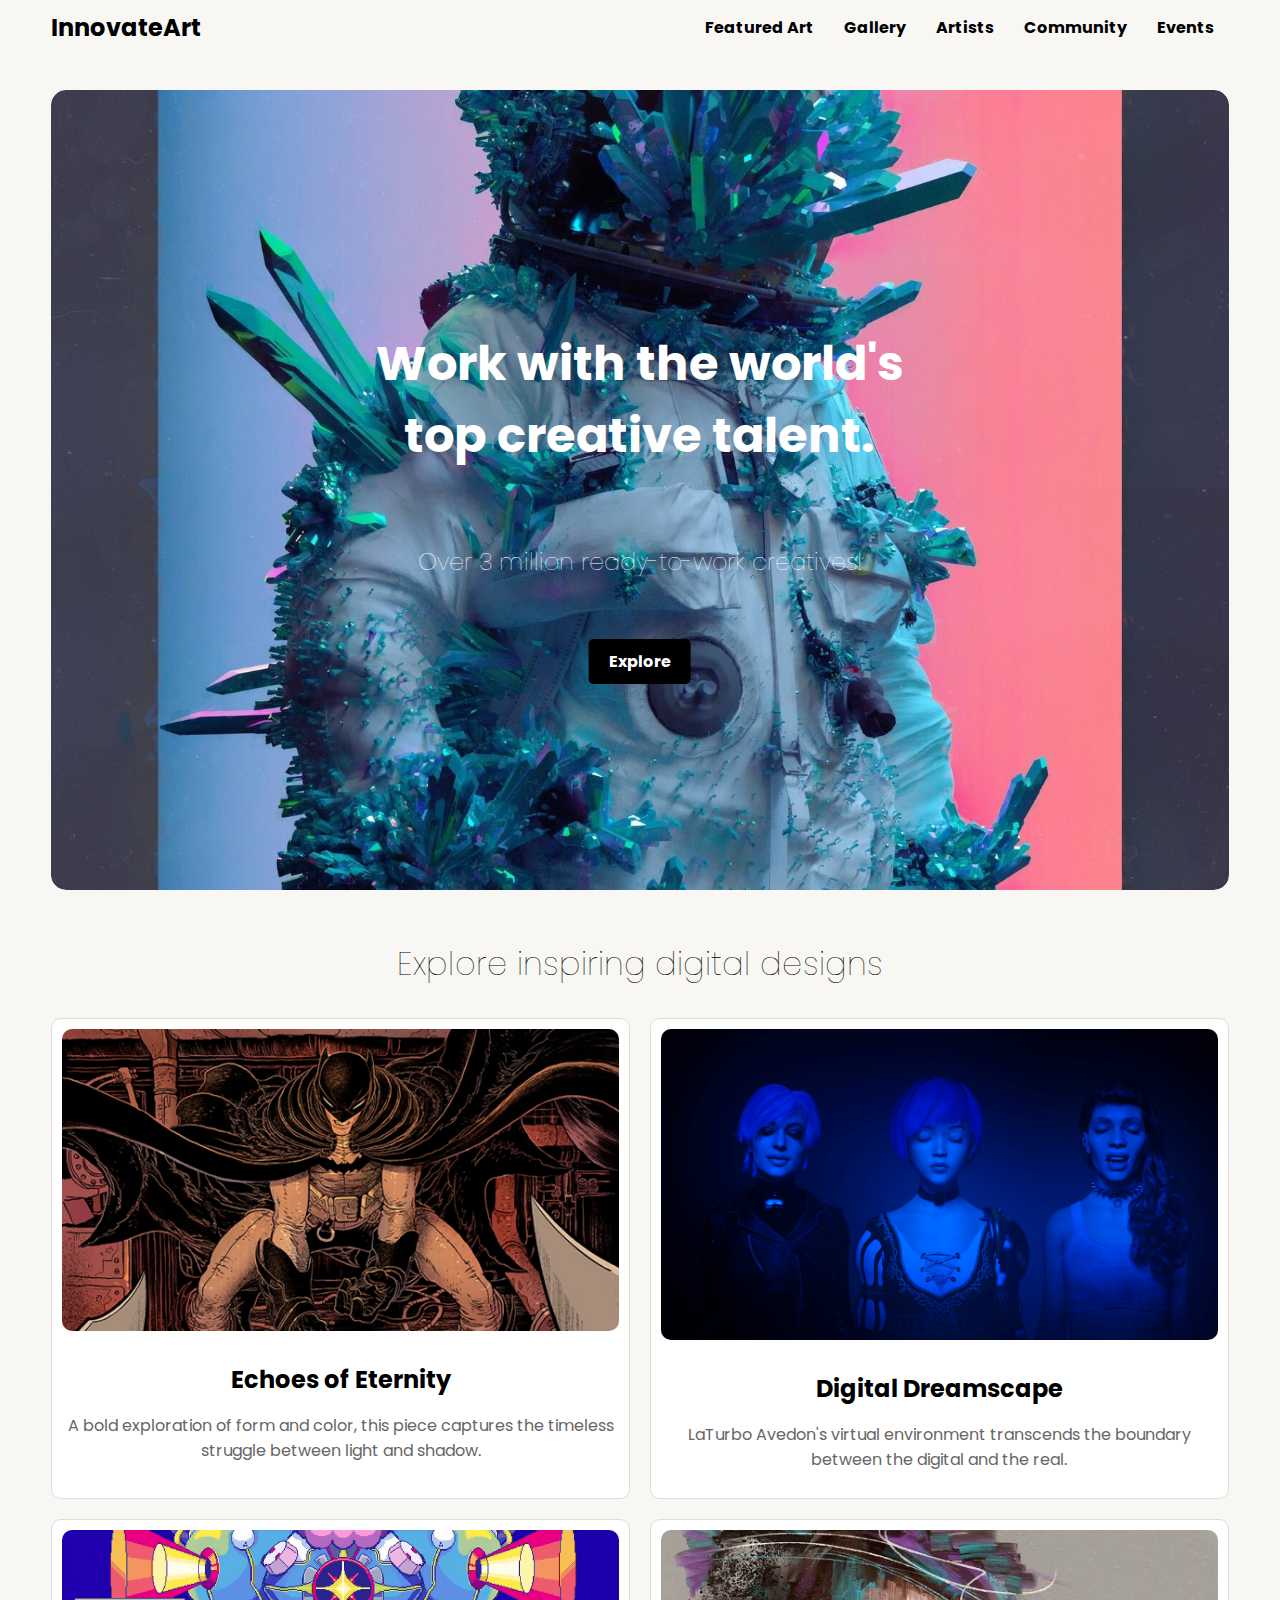
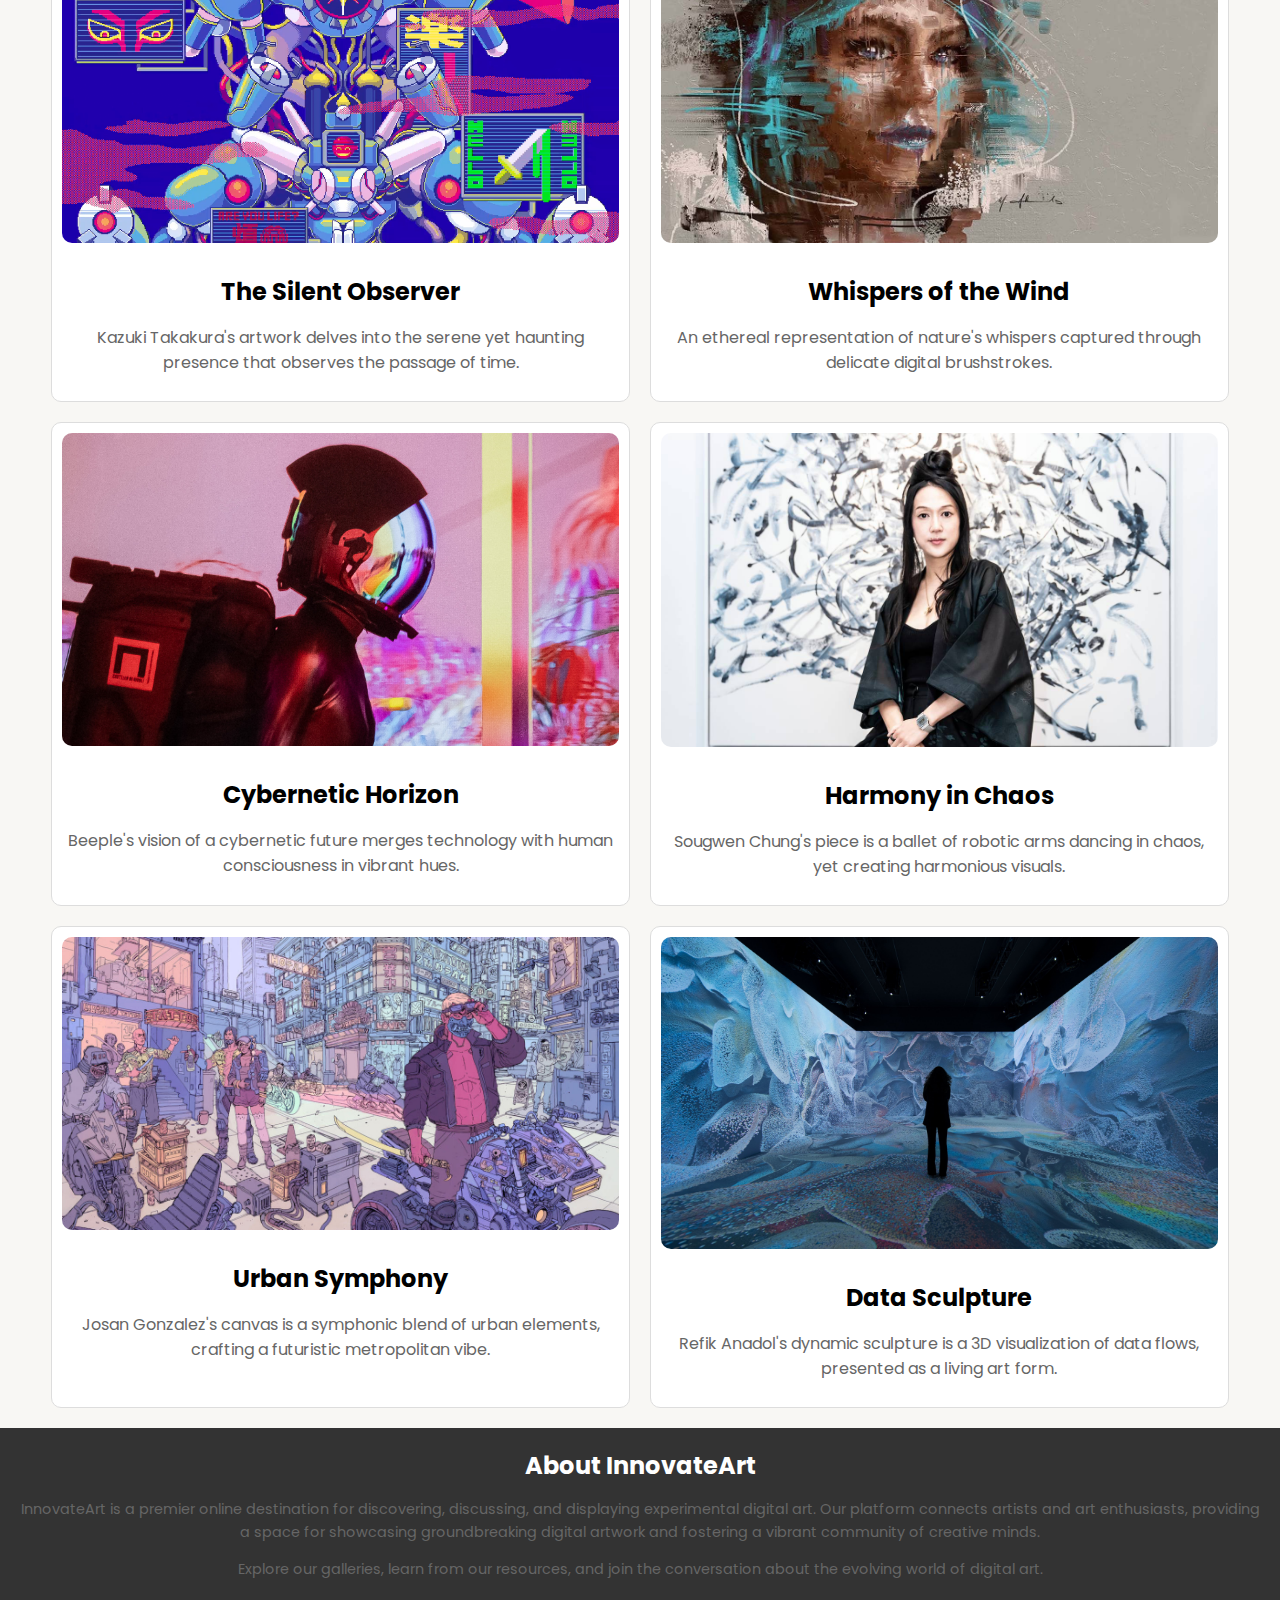
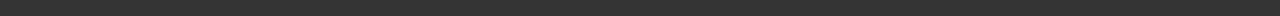
<file: index.html>
<!DOCTYPE html>
<html lang="en">
<head>
    <meta charset="UTF-8">
    <meta name="viewport" content="width=device-width, initial-scale=1.0">
    <link href="https://fonts.googleapis.com/css2?family=Poppins:wght@400;600;700&display=swap" rel="stylesheet">

    <title>InnovateArt: Digital Odyssey</title>

    <link rel="stylesheet" href="styles.css">
</head>
<body>
    <header>
        <nav class="navbar">
            <div class="nav-container">
                <a href="/WebFinal/index.html" class="nav-logo">InnovateArt</a>
                <ul class="nav-menu">
                    <li><a href="/WebFinal/index.html">Featured Art</a></li>
                    <li><a href="/WebFinal/gallery.html">Gallery</a></li>
                    <li><a href="/WebFinal/artists.html">Artists</a></li>
                    <li><a href="/WebFinal/community.html">Community</a></li>
                    <li><a href="/WebFinal/events.html">Events</a></li>
                </ul>
            </div>
        </nav>
        
        
    </header>

    <main>
        <div class="hero">
            <!-- Hero Images Here -->
            <div class="hero-content">
                <h1>Work with the world's top creative talent.</h1>
                <p>Over 3 million ready-to-work creatives!</p>
                <a href="gallery.html" class="hero-button">Explore</a>
            </div>

            <div class="hero-image active" style="background-image: url('images/Beeple.jpg');"></div>
            <div class="hero-image" style="background-image: url('images/Beeple2.jpeg');"></div>
            <div class="hero-image" style="background-image: url('images/Marjan\ Moghaddam.jpg');"></div>
            <!-- Add more images as needed -->
        </div>


        <!-- New Title Section -->
<div class="section-title">
    <h2>Explore inspiring digital designs</h2>
  </div>


        <div class="gallery">
           
            <div class="card">
                <img src="images/Rafael Gramp.jpg.webp" alt="Echoes of Eternity">
                <h3>Echoes of Eternity</h3>
                <p>A bold exploration of form and color, this piece captures the timeless struggle between light and shadow.</p>
                <div class="card-overlay">
                    <a href="artist-profile.html">View Details</a>
                </div>
            </div>
            <div class="card">
                <img src="images/LaTurbo Avedon1.png" alt="Digital Dreamscape">
                <h3>Digital Dreamscape</h3>
                <p>LaTurbo Avedon's virtual environment transcends the boundary between the digital and the real.</p>
                <div class="card-overlay">
                    <a href="artist-profile.html">View Details</a>
                </div>
            </div>
            <div class="card">
                <img src="images/Kazuki Takakura .png" alt="The Silent Observer">
                <h3>The Silent Observer</h3>
                <p>Kazuki Takakura's artwork delves into the serene yet haunting presence that observes the passage of time.</p>
                <div class="card-overlay">
                    <a href="artist-profile.html">View Details</a>
                </div>
            </div>
            <div class="card">
                <img src="images/course2.jpg" alt="Whispers of the Wind">
                <h3>Whispers of the Wind</h3>
                <p>An ethereal representation of nature's whispers captured through delicate digital brushstrokes.</p>
                <div class="card-overlay">
                    <a href="artist-profile.html">View Details</a>
                </div>
            </div>
            <div class="card">
                <img src="images/Beeple2.jpeg" alt="Cybernetic Horizon">
                <h3>Cybernetic Horizon</h3>
                <p>Beeple's vision of a cybernetic future merges technology with human consciousness in vibrant hues.</p>
                <div class="card-overlay">
                    <a href="artist-profile.html">View Details</a>
                </div>
            </div>
            <div class="card">
                <img src="images/Sougwen Chung.jpg" alt="Harmony in Chaos">
                <h3>Harmony in Chaos</h3>
                <p>Sougwen Chung's piece is a ballet of robotic arms dancing in chaos, yet creating harmonious visuals.</p>
                <div class="card-overlay">
                    <a href="artist-profile.html">View Details</a>
                </div>
            </div>
            <div class="card">
                <img src="images/Josan Gonzalez .jpg" alt="Urban Symphony">
                <h3>Urban Symphony</h3>
                <p>Josan Gonzalez's canvas is a symphonic blend of urban elements, crafting a futuristic metropolitan vibe.</p>
                <div class="card-overlay">
                    <a href="artist-profile.html">View Details</a>
                </div>
            </div>
            <div class="card">
                <img src="images/Refik Anadol.jpg" alt="Data Sculpture">
                <h3>Data Sculpture</h3>
                <p>Refik Anadol's dynamic sculpture is a 3D visualization of data flows, presented as a living art form.</p>
                <div class="card-overlay">
                    <a href="artist-profile.html">View Details</a>
                </div>
            </div>
            

            <!-- Repeat for other artworks -->
        </div>
       

    </main>
   <footer>
    <div class="footer-content">
        <h3>About InnovateArt</h3>
        <p>InnovateArt is a premier online destination for discovering, discussing, and displaying experimental digital art. Our platform connects artists and art enthusiasts, providing a space for showcasing groundbreaking digital artwork and fostering a vibrant community of creative minds.</p>
        <p>Explore our galleries, learn from our resources, and join the conversation about the evolving world of digital art.</p>
    </div>
</footer>
    <script>
        document.addEventListener('DOMContentLoaded', () => {
    let current = 0;
    const images = document.querySelectorAll('.hero .hero-image');
    const total = images.length;

    setInterval(() => {
        images[current].classList.remove('active');
        current = (current + 1) % total;
        images[current].classList.add('active');
    }, 3000); // Change image every 3 seconds
});
    </script>
</body>
</html>
</file>
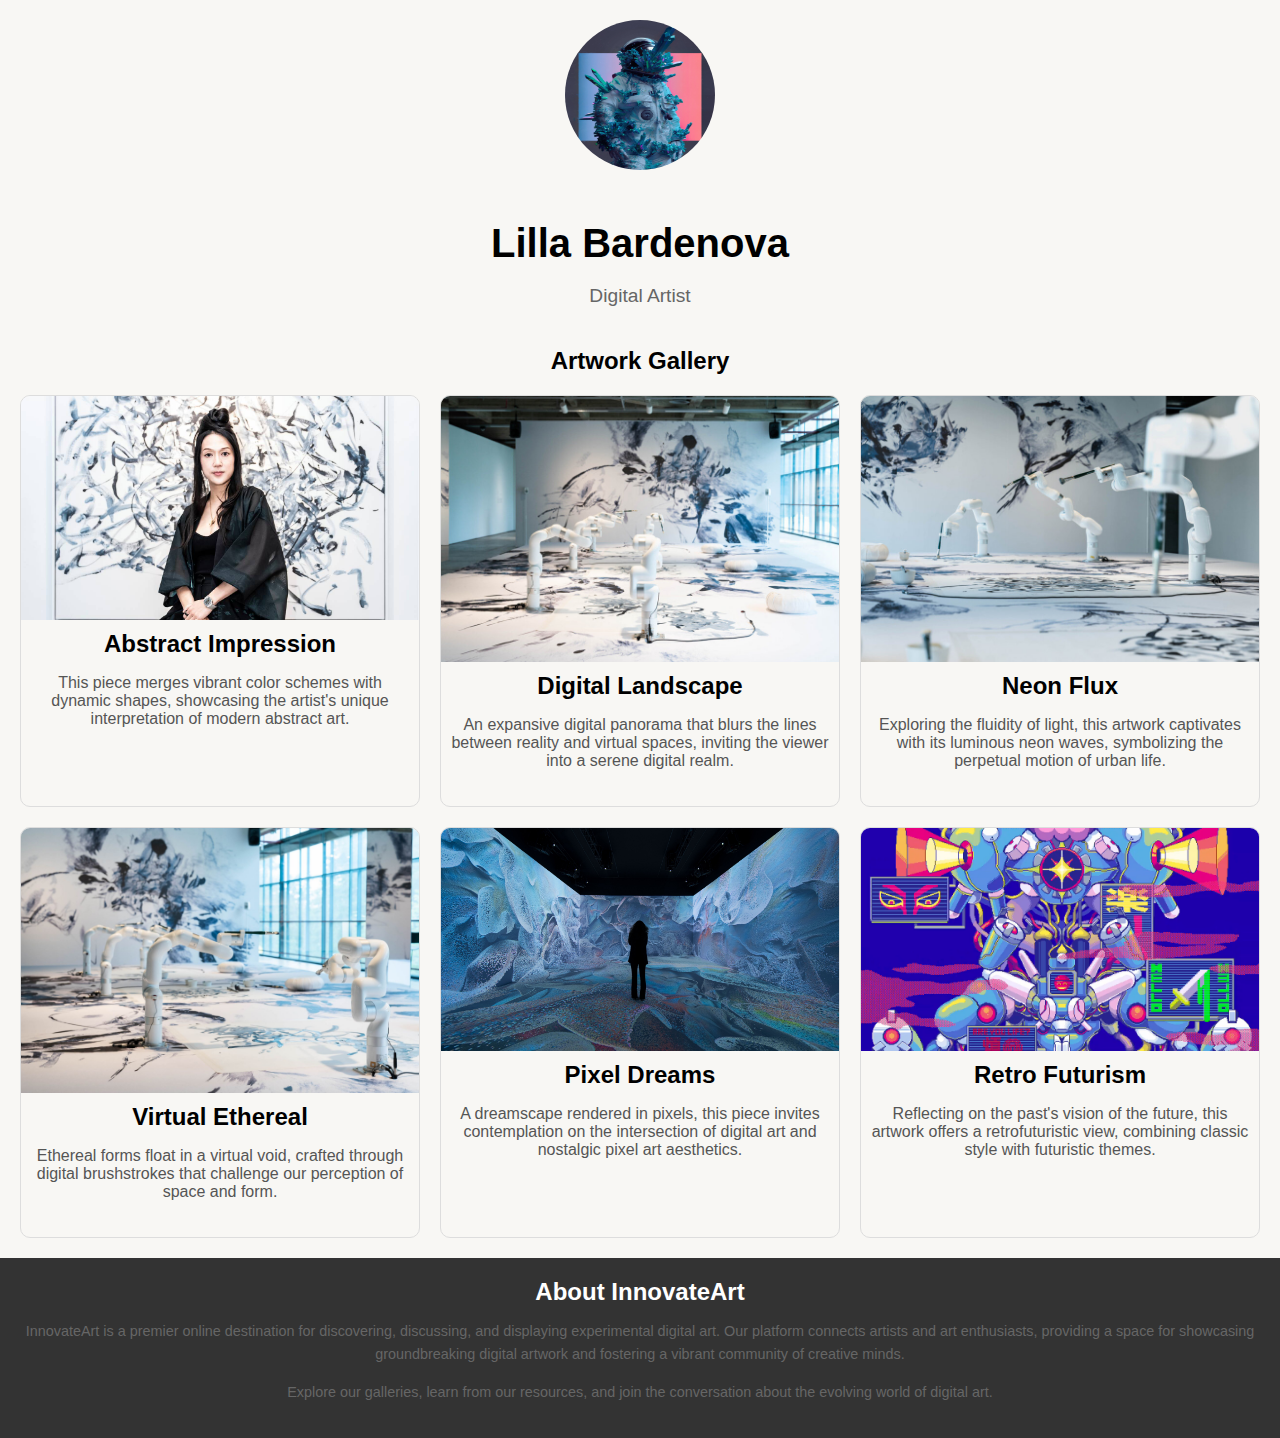
<file: artist-profile.html>
<!DOCTYPE html>
<html lang="en">
<head>
    <meta charset="UTF-8">
    <meta name="viewport" content="width=device-width, initial-scale=1.0">
    <title>Artist Profile | InnovateArt</title>
    <link rel="stylesheet" href="styles.css">
</head>
<body>
    <!-- Navigation Here (use the same navigation as your other pages) -->

    <main class="artist-profile">
        <section class="profile-header">
            <img src="images/Beeple.jpg" alt="Artist Name" class="profile-avatar">
            <h1>Lilla Bardenova</h1>
            <p>Digital Artist</p>
            <!-- Add more profile information if needed -->
        </section>

        <section class="profile-body">
            <h2>Artwork Gallery</h2>
            <div class="artwork-gallery">
                <!-- Individual Artwork Cards -->
<div class="artwork-card">
    <img src="images/Sougwen Chung.jpg" alt="Abstract Impression">
    <h3>Abstract Impression</h3>
    <p>This piece merges vibrant color schemes with dynamic shapes, showcasing the artist's unique interpretation of modern abstract art.</p>
</div>
<div class="artwork-card">
    <img src="images/Sougwen Chung2.jpg" alt="Digital Landscape">
    <h3>Digital Landscape</h3>
    <p>An expansive digital panorama that blurs the lines between reality and virtual spaces, inviting the viewer into a serene digital realm.</p>
</div>
<div class="artwork-card">
    <img src="images/Sougwen Chung3.jpg" alt="Neon Flux">
    <h3>Neon Flux</h3>
    <p>Exploring the fluidity of light, this artwork captivates with its luminous neon waves, symbolizing the perpetual motion of urban life.</p>
</div>
<div class="artwork-card">
    <img src="images/Sougwen Chung4.jpg" alt="Virtual Ethereal">
    <h3>Virtual Ethereal</h3>
    <p>Ethereal forms float in a virtual void, crafted through digital brushstrokes that challenge our perception of space and form.</p>
</div>
<div class="artwork-card">
    <img src="images/Refik Anadol.jpg" alt="Pixel Dreams">
    <h3>Pixel Dreams</h3>
    <p>A dreamscape rendered in pixels, this piece invites contemplation on the intersection of digital art and nostalgic pixel art aesthetics.</p>
</div>
<div class="artwork-card">
    <img src="images/Kazuki Takakura .png" alt="Retro Futurism">
    <h3>Retro Futurism</h3>
    <p>Reflecting on the past's vision of the future, this artwork offers a retrofuturistic view, combining classic style with futuristic themes.</p>
</div>

            </div>
        </section>
    </main>

    <footer>
        <div class="footer-content">
            <h3>About InnovateArt</h3>
            <p>InnovateArt is a premier online destination for discovering, discussing, and displaying experimental digital art. Our platform connects artists and art enthusiasts, providing a space for showcasing groundbreaking digital artwork and fostering a vibrant community of creative minds.</p>
            <p>Explore our galleries, learn from our resources, and join the conversation about the evolving world of digital art.</p>
        </div>
    </footer>
</body>
</html>
</file>
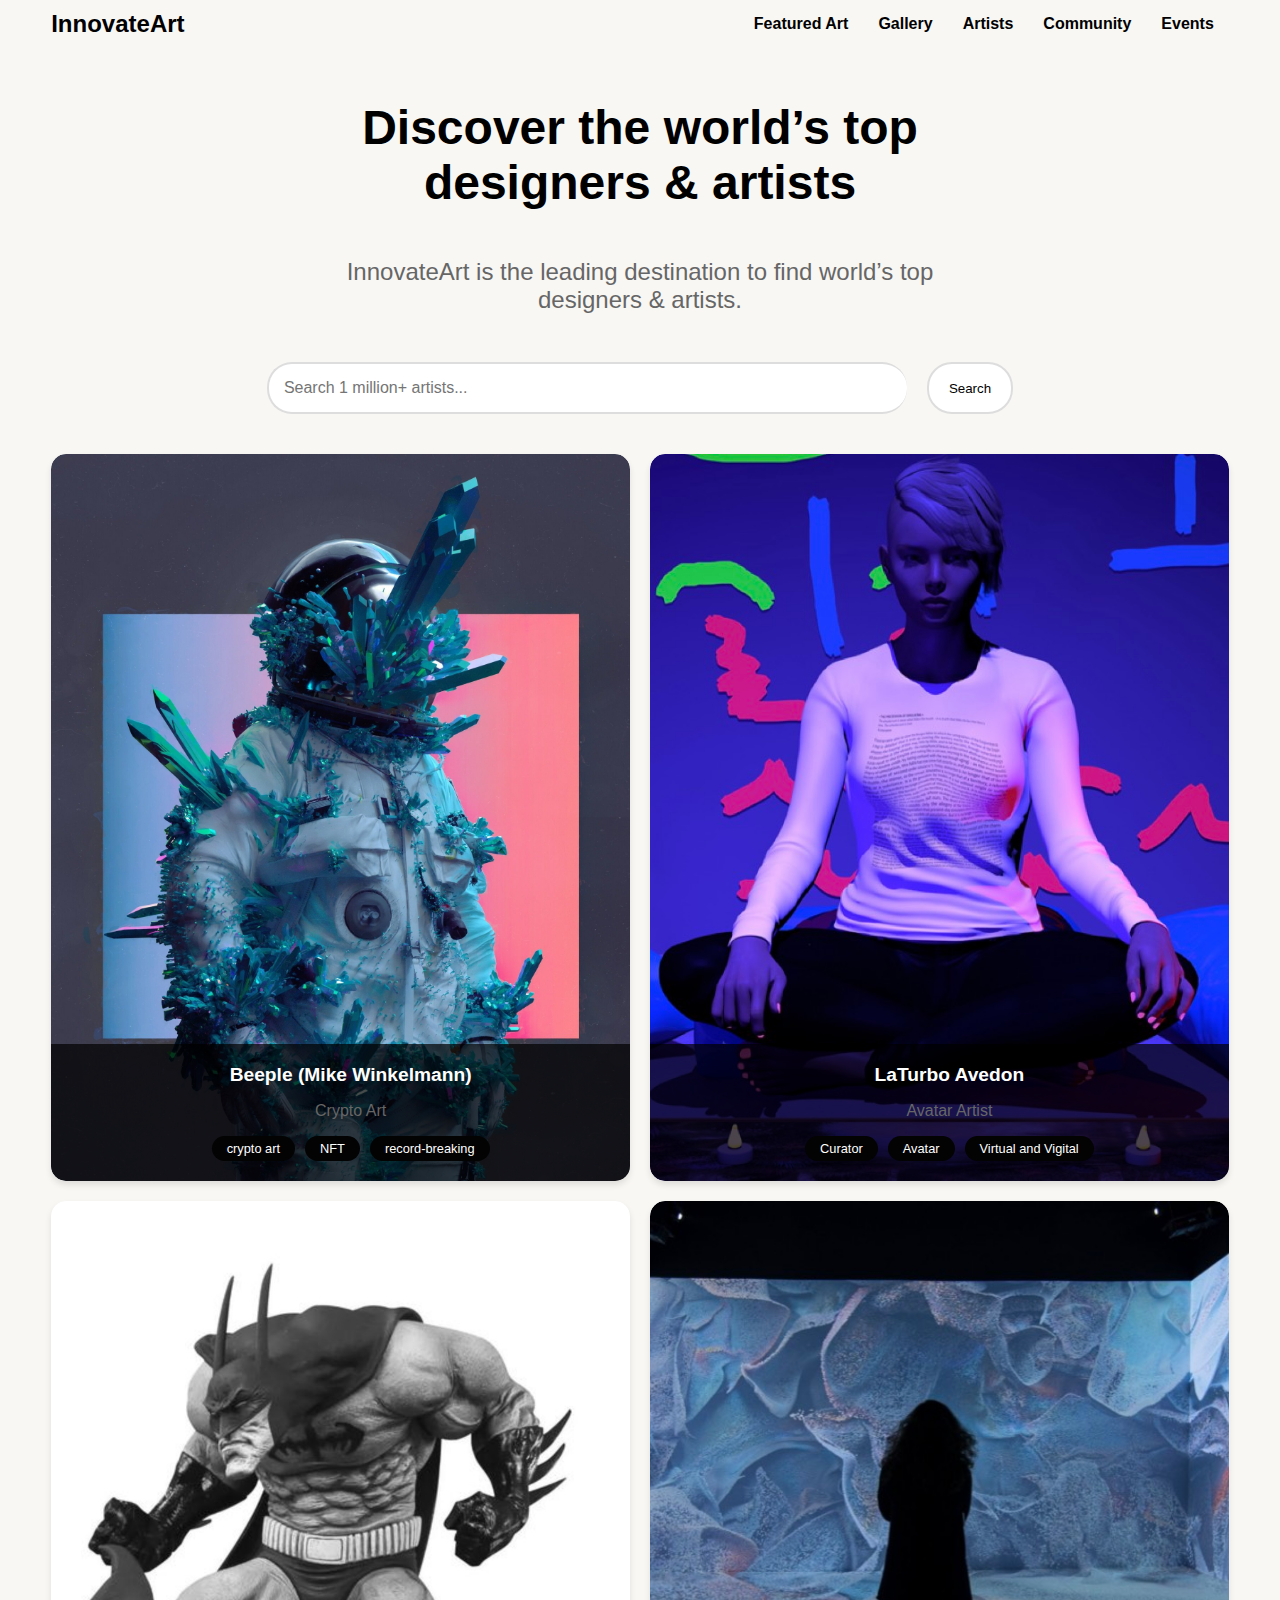
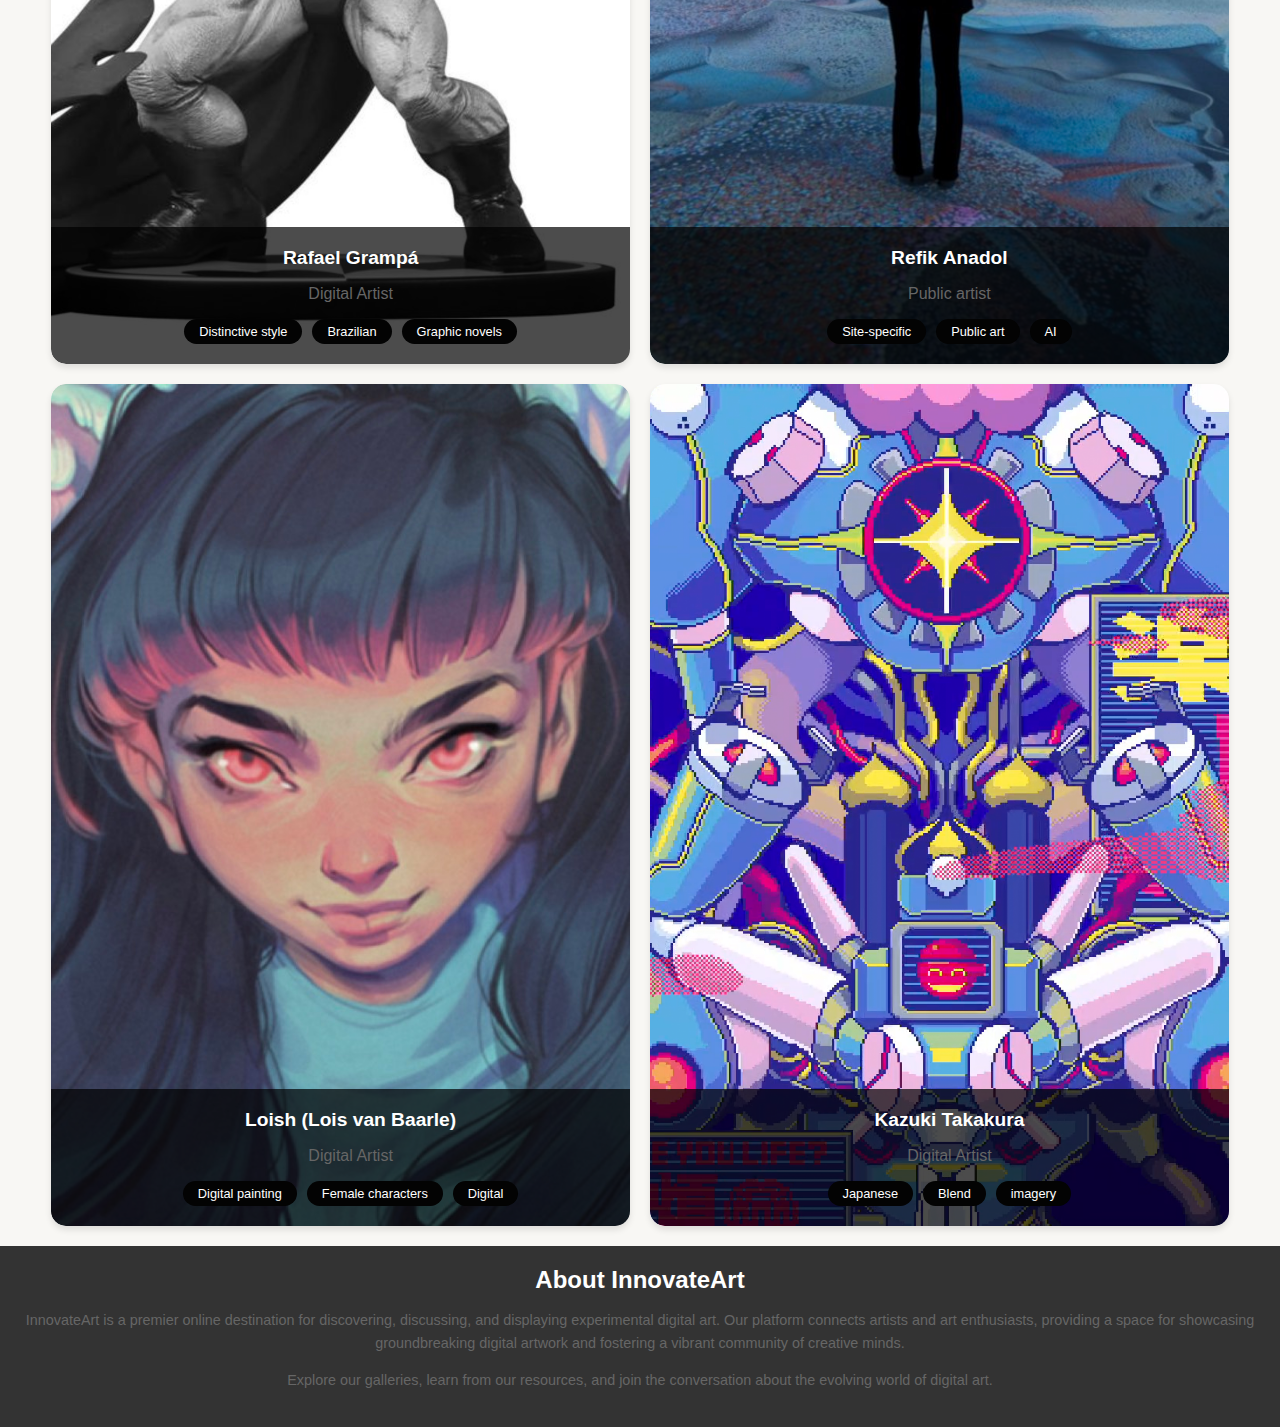
<file: artists.html>
<!DOCTYPE html>
<html lang="en">
<head>
    <meta charset="UTF-8">
    <meta name="viewport" content="width=device-width, initial-scale=1.0">
    <title>Artists | InnovateArt</title>
    <link rel="stylesheet" href="styles.css">
</head>
<body>
    <header>
        <nav class="navbar">
            <div class="nav-container">
                <a href="/WebFinal/index.html" class="nav-logo">InnovateArt</a>
                <ul class="nav-menu">
                    <li><a href="/WebFinal/index.html">Featured Art</a></li>
                    <li><a href="/WebFinal/gallery.html">Gallery</a></li>
                    <li><a href="/WebFinal/artists.html">Artists</a></li>
                    <li><a href="/WebFinal/community.html">Community</a></li>
                    <li><a href="/WebFinal/events.html">Events</a></li>
                </ul>
            </div>
        </nav> 
    </header>

    <main >
        <div class="gallery-header">
            <div class="text-container">
                <h1>Discover the world’s top designers & artists</h1>
                <p>InnovateArt is the leading destination to find world’s top designers & artists.</p>
            </div>
    
        <div class="search-container">
            <input type="search" placeholder="Search 1 million+ artists..." class="search-box">
            <button class="search-button">Search</button>
        </div>
    </div>
        <div class="artist-gallery">
            <!-- Artist Card -->
            <div class="artist-card">
                <div class="card-image">
                    <img src="images/Beeple.jpg" alt="Beeple (Mike Winkelmann)" class="artist-avatar">
                    <div class="card-info">
                        <h3 class="artist-name">Beeple (Mike Winkelmann)</h3>
                        <p class="artist-title">Crypto Art</p>
                        <div class="card-tags">
                            <span class="tag">crypto art</span>
                            <span class="tag">NFT</span>
                            <span class="tag">record-breaking</span>
                        </div>
                    </div>
                </div>
                <div class="card-overlay">
                    <a href="artist-profile.html" class="view-work">View Work</a>
                </div>
            </div>
            <div class="artist-card">
                <div class="card-image">
                    <img src="images/a2.jpg" alt="LaTurbo Avedon" class="artist-avatar">
                    <div class="card-info">
                        <h3 class="artist-name">LaTurbo Avedon</h3>
                        <p class="artist-title">Avatar Artist</p>
                        <div class="card-tags">
                            <span class="tag">Curator</span>
                            <span class="tag">Avatar</span>
                            <span class="tag">Virtual and Vigital</span>
                        </div>
                    </div>
                </div>
                <div class="card-overlay">
                    <a href="artist-profile.html" class="view-work">View Work</a>
                </div>
            </div>
            <div class="artist-card">
                <div class="card-image">
                    <img src="images/a4.jpg" alt="Rafael Grampá" class="artist-avatar">
                    <div class="card-info">
                        <h3 class="artist-name">Rafael Grampá</h3>
                        <p class="artist-title">Digital Artist</p>
                        <div class="card-tags">
                            <span class="tag">Distinctive style</span>
                            <span class="tag">Brazilian</span>
                            <span class="tag">Graphic novels</span>
                        </div>
                    </div>
                </div>
                <div class="card-overlay">
                    <a href="artist-profile.html" class="view-work">View Work</a>
                </div>
            </div>
            <div class="artist-card">
                <div class="card-image">
                    <img src="images/a5.jpg" alt="Refik Anadol" class="artist-avatar">
                    <div class="card-info">
                        <h3 class="artist-name">Refik Anadol</h3>
                        <p class="artist-title">Public artist</p>
                        <div class="card-tags">
                            <span class="tag">Site-specific</span>
                            <span class="tag">Public art</span>
                            <span class="tag">AI</span>
                        </div>
                    </div>
                </div>
                <div class="card-overlay">
                    <a href="artist-profile.html" class="view-work">View Work</a>
                </div>
            </div>
            <div class="artist-card">
                <div class="card-image">
                    <img src="images/a7.jpg" alt="Loish (Lois van Baarle)" class="artist-avatar">
                    <div class="card-info">
                        <h3 class="artist-name">Loish (Lois van Baarle)</h3>
                        <p class="artist-title">Digital Artist</p>
                        <div class="card-tags">
                            <span class="tag">Digital painting</span>
                            <span class="tag">Female characters</span>
                            <span class="tag">Digital</span>
                        </div>
                    </div>
                </div>
                <div class="card-overlay">
                    <a href="artist-profile.html" class="view-work">View Work</a>
                </div>
            </div>
            <div class="artist-card">
                <div class="card-image">
                    <img src="images/Kazuki Takakura .png" alt="Kazuki Takakura" class="artist-avatar">
                    <div class="card-info">
                        <h3 class="artist-name">Kazuki Takakura</h3>
                        <p class="artist-title">Digital Artist</p>
                        <div class="card-tags">
                            <span class="tag">Japanese</span>
                            <span class="tag">Blend</span>
                            <span class="tag">imagery</span>
                        </div>
                    </div>
                </div>
                <div class="card-overlay">
                    <a href="artist-profile.html" class="view-work">View Work</a>
                </div>
            </div>
            
            

           

        </div>
        

       
    </main>

    <footer>
        <div class="footer-content">
            <h3>About InnovateArt</h3>
            <p>InnovateArt is a premier online destination for discovering, discussing, and displaying experimental digital art. Our platform connects artists and art enthusiasts, providing a space for showcasing groundbreaking digital artwork and fostering a vibrant community of creative minds.</p>
            <p>Explore our galleries, learn from our resources, and join the conversation about the evolving world of digital art.</p>
        </div>
    </footer></body>
</html>
</file>
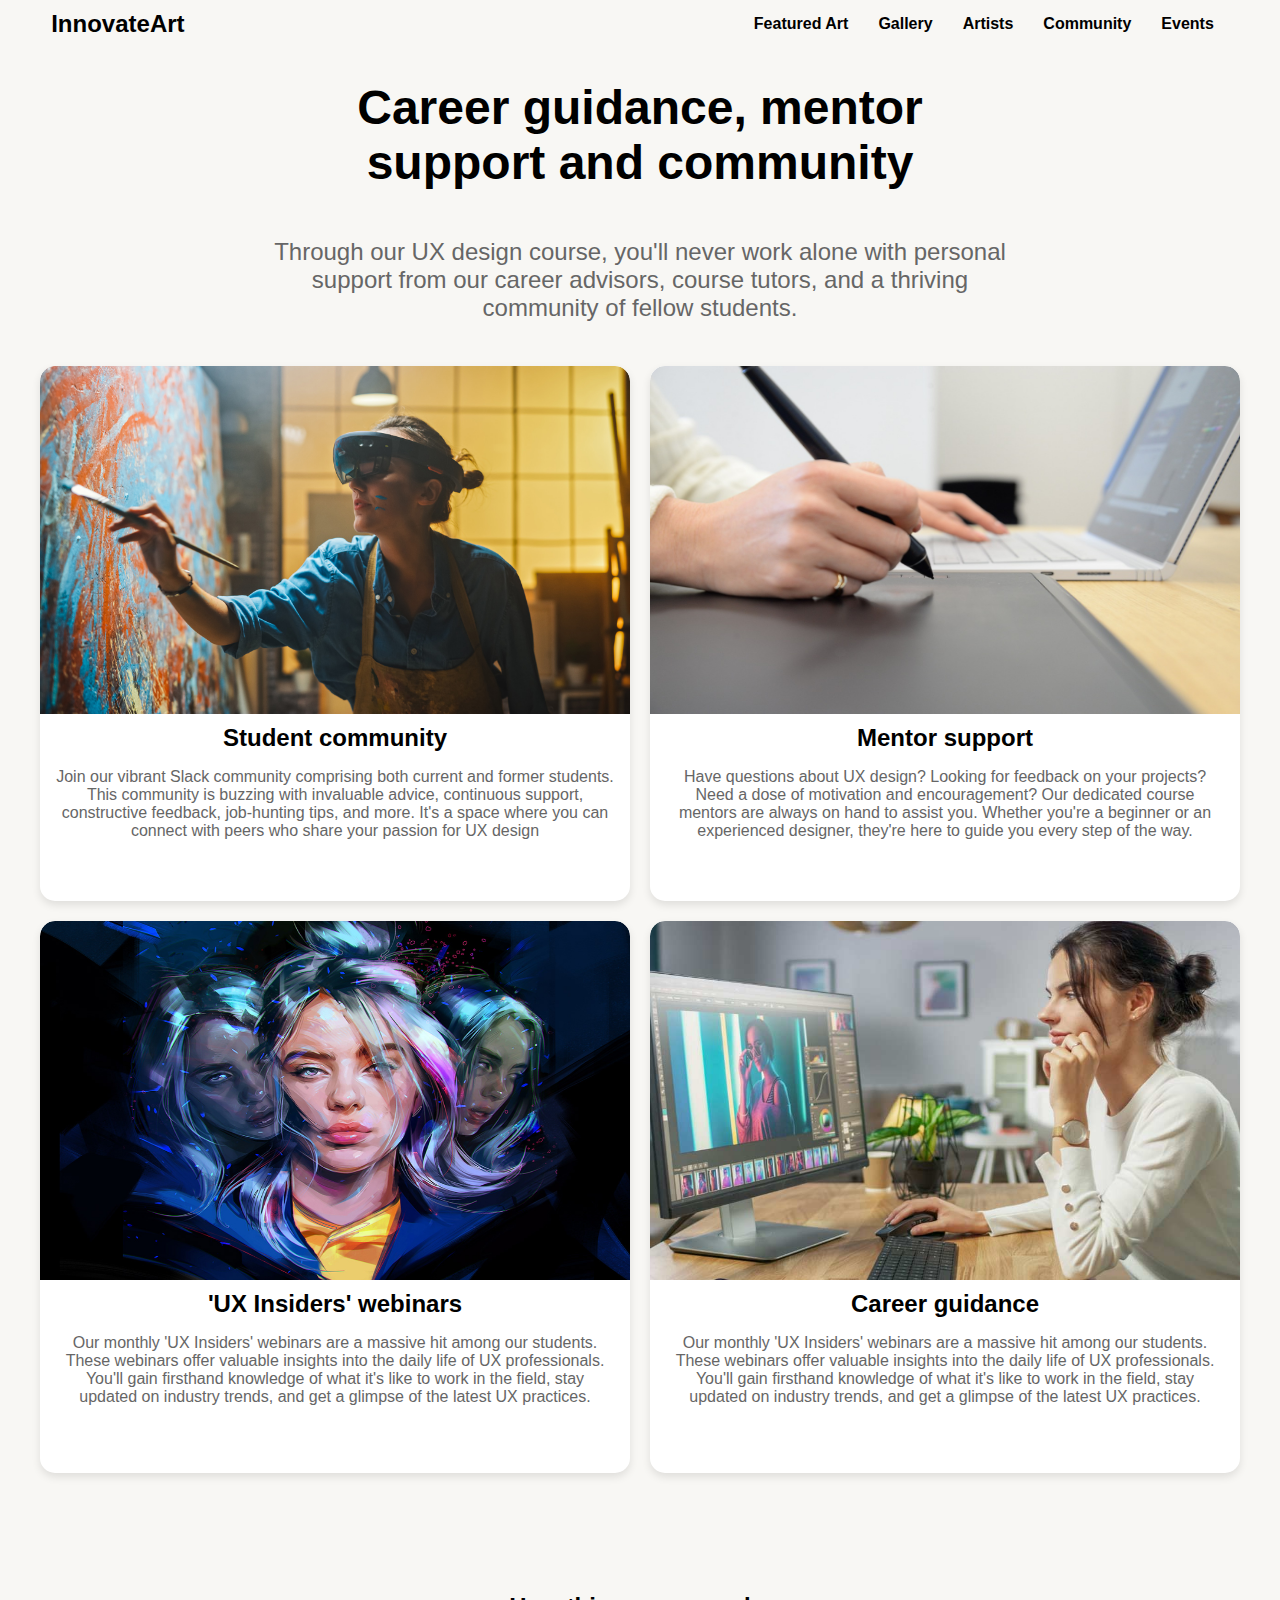
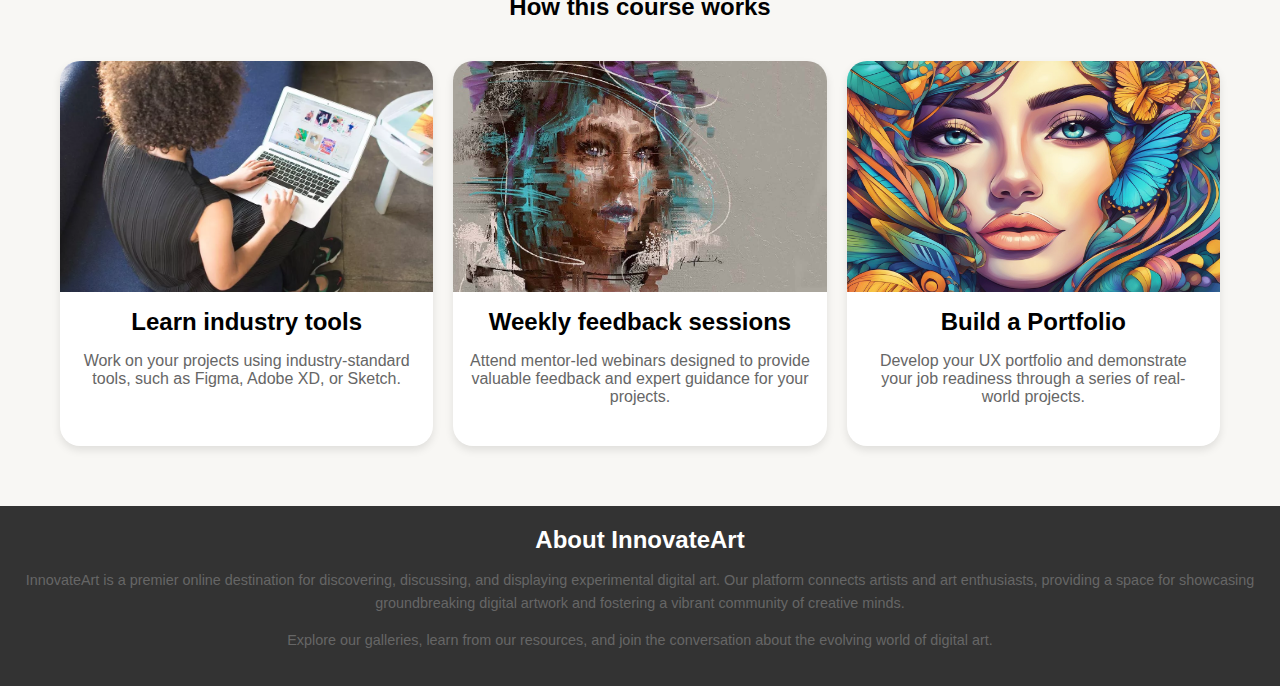
<file: community.html>
<!DOCTYPE html>
<html lang="en">
<head>
    <meta charset="UTF-8">
    <meta name="viewport" content="width=device-width, initial-scale=1.0">
    <title>Courses | InnovateArt</title>
    <link rel="stylesheet" href="styles.css">
</head>
<body>
    <header>
        <nav class="navbar">
            <div class="nav-container">
                <a href="/WebFinal/index.html" class="nav-logo">InnovateArt</a>
                <ul class="nav-menu">
                    <li><a href="/WebFinal/index.html">Featured Art</a></li>
                    <li><a href="/WebFinal/gallery.html">Gallery</a></li>
                    <li><a href="/WebFinal/artists.html">Artists</a></li>
                    <li><a href="/WebFinal/community.html">Community</a></li>
                    <li><a href="/WebFinal/events.html">Events</a></li>
                </ul>
            </div>
        </nav> 
    </header>

    <section class="support-section">
        <div class="support-text-container">

        <h2>Career guidance, mentor support and community</h2>
        <p>Through our UX design course, you'll never work alone with personal support from our career advisors, course tutors, and a thriving community of fellow students.</p>
        </div>
    <div class="support-areas">
        <!-- Student Community Card -->
        <div class="support-card">
            <img src="images/digital-art-metaverse-painting-nft-augmented-reality.jpg" alt="Student Community" class="support-image">
            <h3>Student community</h3>
            <p>Join our vibrant Slack community comprising both current and former students. This community is buzzing with invaluable advice, continuous support, constructive feedback, job-hunting tips, and more. It's a space where you can connect with peers who share your passion for UX design</p>
        </div>
        
        <!-- Mentor Support Card -->
        <div class="support-card">
            <img src="images/digital-painting-tools.jpg" alt="Mentor Support" class="support-image">
            <h3>Mentor support</h3>
            <p>Have questions about UX design? Looking for feedback on your projects? Need a dose of motivation and encouragement? Our dedicated course mentors are always on hand to assist you. Whether you're a beginner or an experienced designer, they're here to guide you every step of the way.</p>
        </div>
        
        <!-- Webinars Card -->
        <div class="support-card">
            <img src="images/im.png" alt="UX Webinars" class="support-image">
            <h3>'UX Insiders' webinars</h3>
            <p>Our monthly 'UX Insiders' webinars are a massive hit among our students. These webinars offer valuable insights into the daily life of UX professionals. You'll gain firsthand knowledge of what it's like to work in the field, stay updated on industry trends, and get a glimpse of the latest UX practices.</p>
        </div>
        
        <!-- Career Guidance Card -->
        <div class="support-card">
            <img src="images/imgsdd.jpg" alt="Career Guidance" class="support-image">
            <h3>Career guidance</h3>
            <p>Our monthly 'UX Insiders' webinars are a massive hit among our students. These webinars offer valuable insights into the daily life of UX professionals. You'll gain firsthand knowledge of what it's like to work in the field, stay updated on industry trends, and get a glimpse of the latest UX practices.</p>
        </div>
    </div>
</section>

    <div class="courses-section">
        <h2>How this course works</h2>
        <div class="course-container">
            <!-- Course Card 1 -->
            <div class="course-card">
                <img src="images/course1.webp" alt="Learn industry tools" class="course-image">
                <h3 class="course-name">Learn industry tools</h3>
                <p class="course-description">Work on your projects using industry-standard tools, such as Figma, Adobe XD, or Sketch.</p>
            </div>
            <!-- Course Card 2 -->
            <div class="course-card">
                <img src="images/course2.jpg" alt="Weekly feedback sessions" class="course-image">
                <h3 class="course-name">Weekly feedback sessions</h3>
                <p class="course-description">Attend mentor-led webinars designed to provide valuable feedback and expert guidance for your projects.</p>
            </div>
            <!-- Course Card 3 -->
            <div class="course-card">
                <img src="images/course3.jpg" alt="Build a Portfolio" class="course-image">
                <h3 class="course-name">Build a Portfolio</h3>
                <p class="course-description">Develop your UX portfolio and demonstrate your job readiness through a series of real-world projects.</p>
            </div>
            <!-- Add more course cards as needed -->
        </div>
    </div>

    <footer>
        <div class="footer-content">
            <h3>About InnovateArt</h3>
            <p>InnovateArt is a premier online destination for discovering, discussing, and displaying experimental digital art. Our platform connects artists and art enthusiasts, providing a space for showcasing groundbreaking digital artwork and fostering a vibrant community of creative minds.</p>
            <p>Explore our galleries, learn from our resources, and join the conversation about the evolving world of digital art.</p>
        </div>
    </footer>
</body>
</html>
</file>
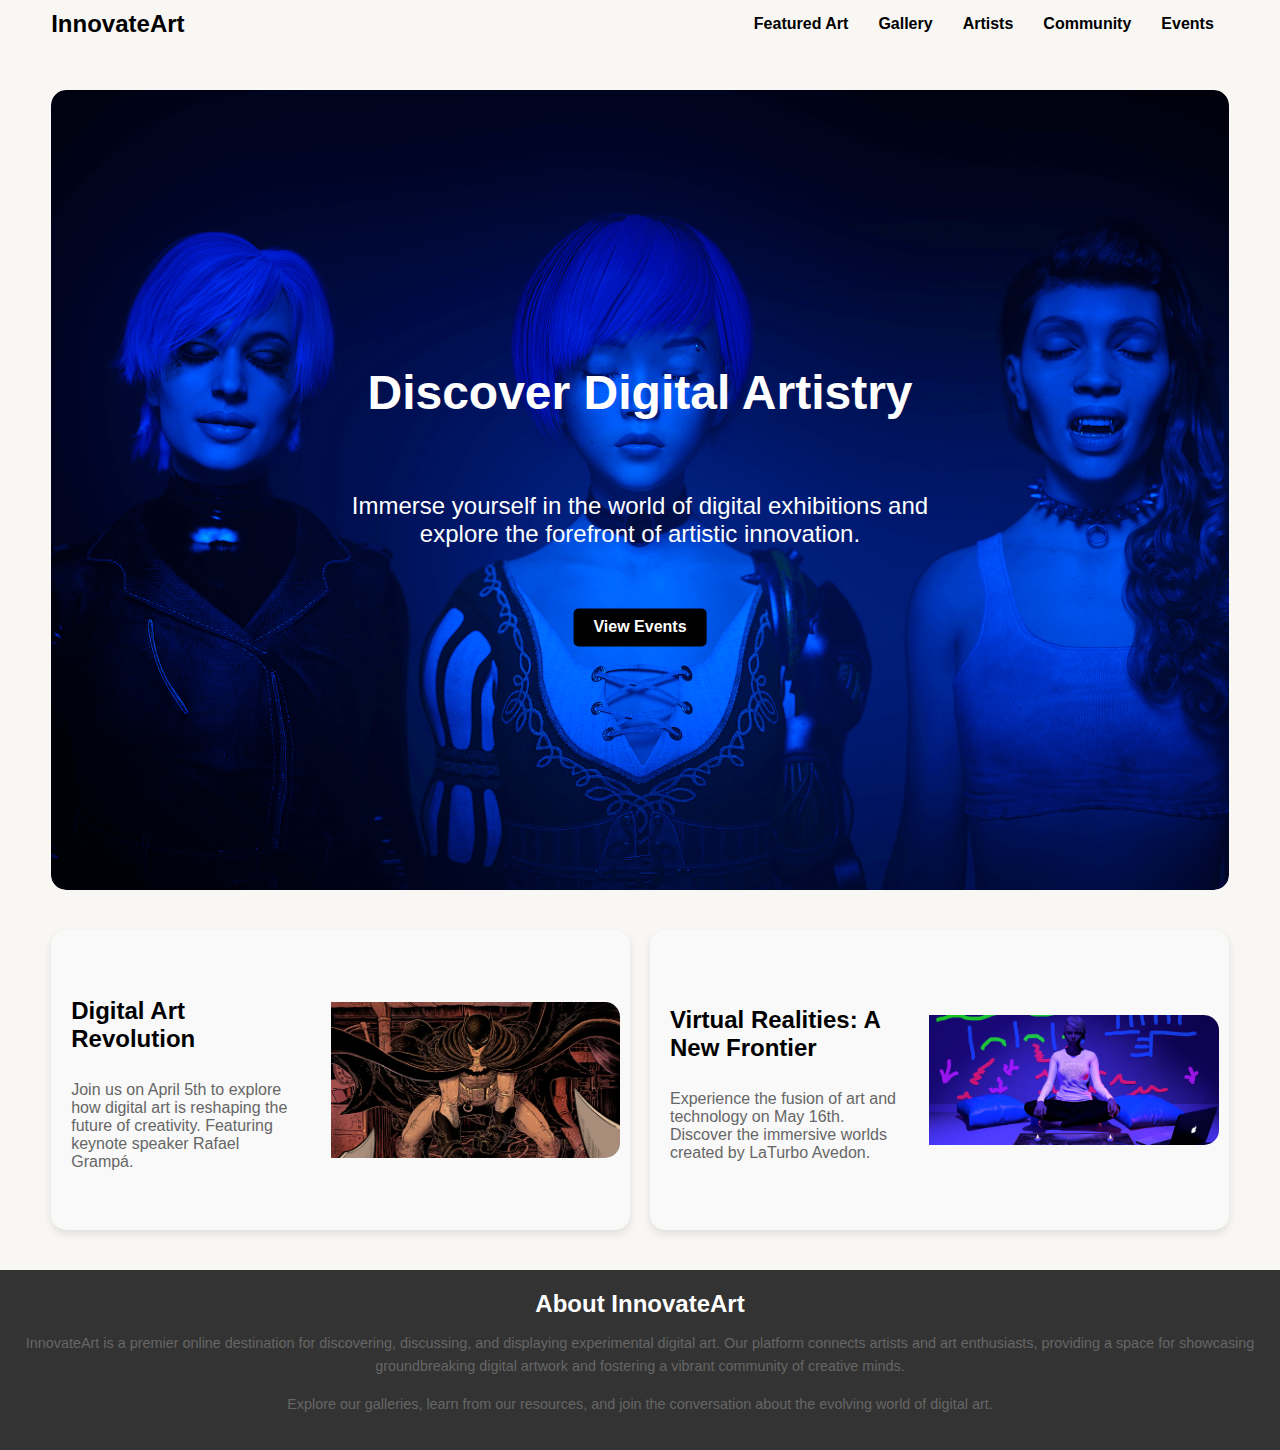
<file: events.html>
<!DOCTYPE html>
<html lang="en">
<head>
    <meta charset="UTF-8">
    <meta name="viewport" content="width=device-width, initial-scale=1.0">
    <title>Events | InnovateArt</title>
    <link rel="stylesheet" href="styles.css">
</head>
<body>
    <header>
        <nav class="navbar">
            <div class="nav-container">
                <a href="/WebFinal/index.html" class="nav-logo">InnovateArt</a>
                <ul class="nav-menu">
                    <li><a href="/WebFinal/index.html">Featured Art</a></li>
                    <li><a href="/WebFinal/gallery.html">Gallery</a></li>
                    <li><a href="/WebFinal/artists.html">Artists</a></li>
                    <li><a href="/WebFinal/community.html">Community</a></li>
                    <li><a href="/WebFinal/events.html">Events</a></li>
                </ul>
            </div>
        </nav> 
    </header>
    <div class="hero">
        <!-- Hero Images Here -->
        <div class="hero-content">
            <h1>Discover Digital Artistry</h1>
            
            <p>Immerse yourself in the world of digital exhibitions and explore the forefront of artistic innovation.</p>
            <a href="#events-section" class="hero-button">View Events</a>
            
        </div>

        <div class="hero-image active" style="background-image: url('images/LaTurbo\ Avedon1.png');"></div>
        <div class="hero-image" style="background-image: url('images/Marjan\ Moghaddam.jpg');"></div>
        <div class="hero-image" style="background-image: url('images/Loish\ \(Lois\ van\ Baarle\)\ .jpg');"></div>
        <!-- Add more images as needed -->
    </div>

    <main class="events-section">
        <div class="event-cards-container">
            <!-- Event Card 1 -->
            <div class="event-card">
                <div class="event-content">
                    <h3>Digital Art Revolution</h3>
                    <p>Join us on April 5th to explore how digital art is reshaping the future of creativity. Featuring keynote speaker Rafael Grampá.</p>
                </div>
                <div class="event-image">
                    <img src="images/Rafael Gramp.jpg.webp" alt="Digital Art Revolution">
                </div>
            </div>
            
            <div class="event-card">
                <div class="event-content">
                    <h3>Virtual Realities: A New Frontier</h3>
                    <p>Experience the fusion of art and technology on May 16th. Discover the immersive worlds created by LaTurbo Avedon.</p>
                </div>
                <div class="event-image">
                    <img src="images/LaTurbo Avedon2.jpg" alt="Virtual Realities: A New Frontier">
                </div>
            </div>
            
           
        </div>
    </main>
 <footer>
    <div class="footer-content">
        <h3>About InnovateArt</h3>
        <p>InnovateArt is a premier online destination for discovering, discussing, and displaying experimental digital art. Our platform connects artists and art enthusiasts, providing a space for showcasing groundbreaking digital artwork and fostering a vibrant community of creative minds.</p>
        <p>Explore our galleries, learn from our resources, and join the conversation about the evolving world of digital art.</p>
    </div>
</footer>
    <script>
        document.addEventListener('DOMContentLoaded', () => {
    let current = 0;
    const images = document.querySelectorAll('.hero .hero-image');
    const total = images.length;

    setInterval(() => {
        images[current].classList.remove('active');
        current = (current + 1) % total;
        images[current].classList.add('active');
    }, 3000); // Change image every 3 seconds
});
    </script>
</body>
</html>
</file>
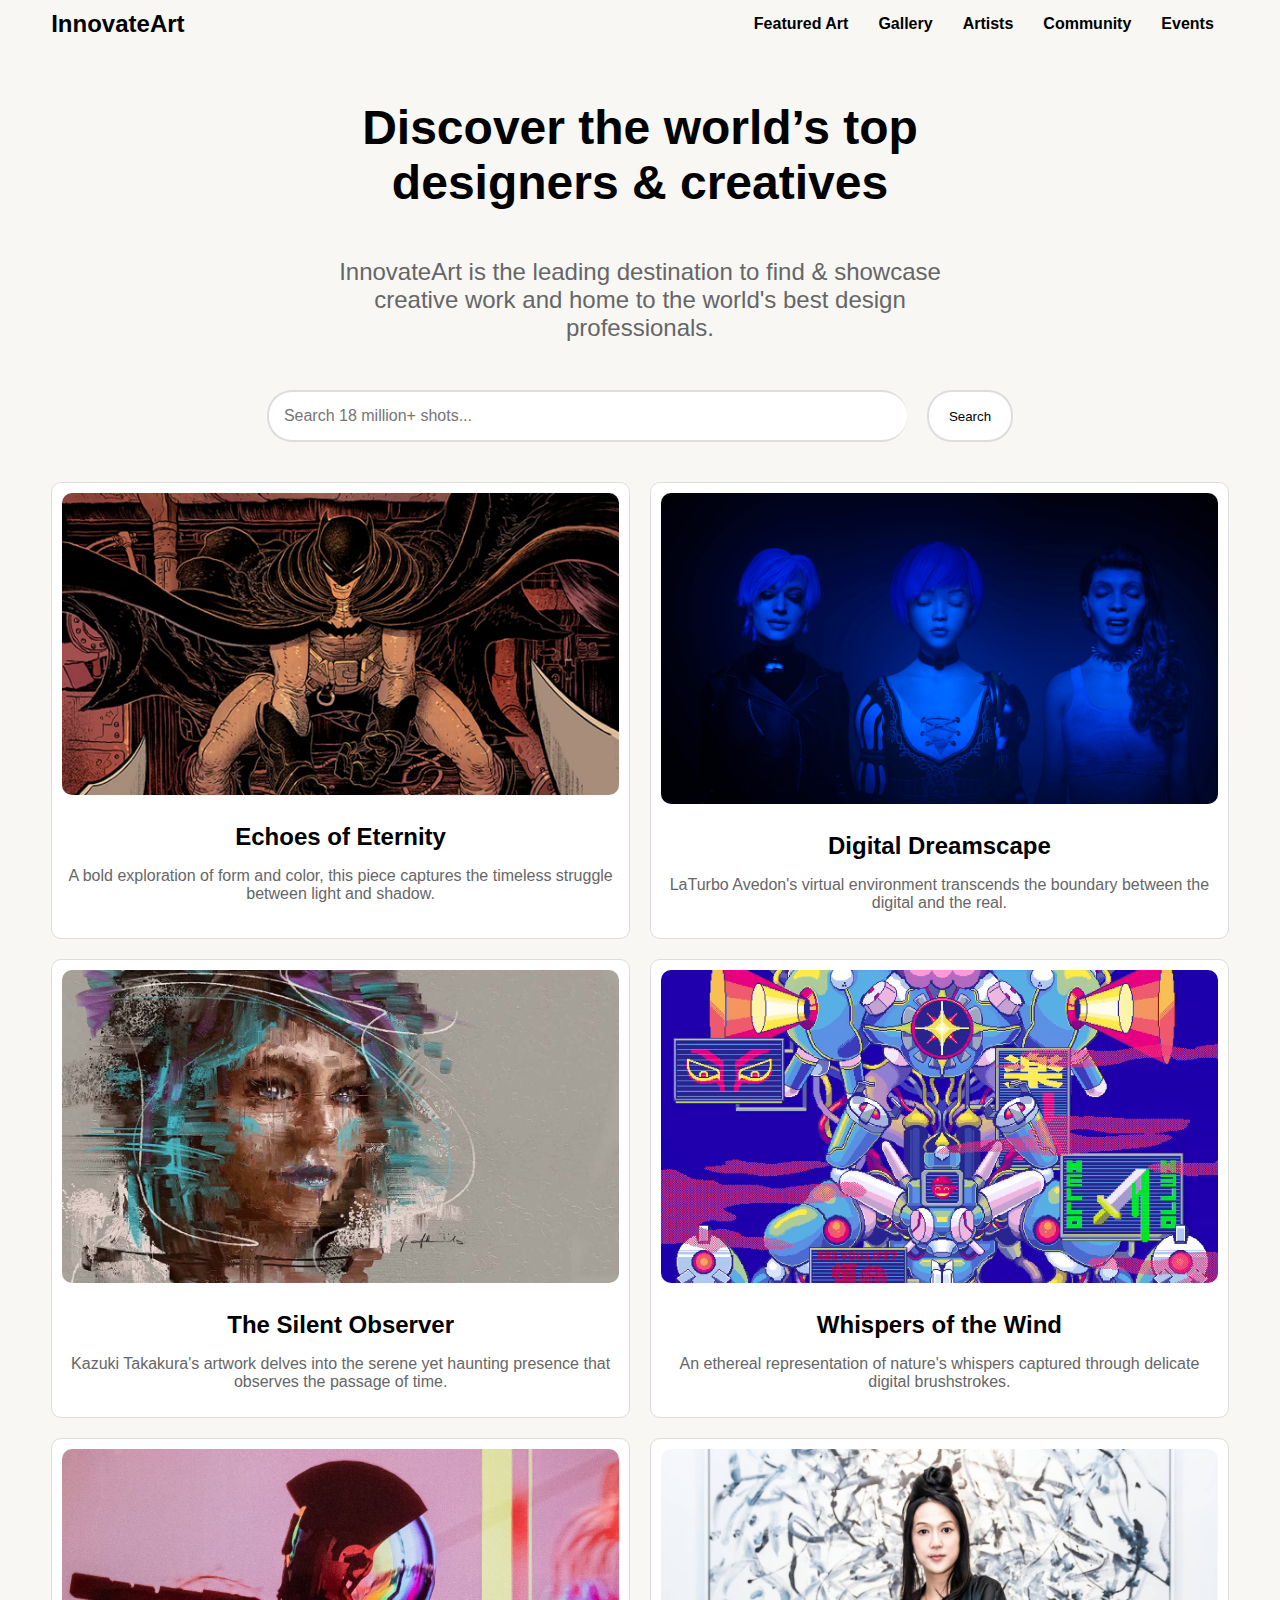
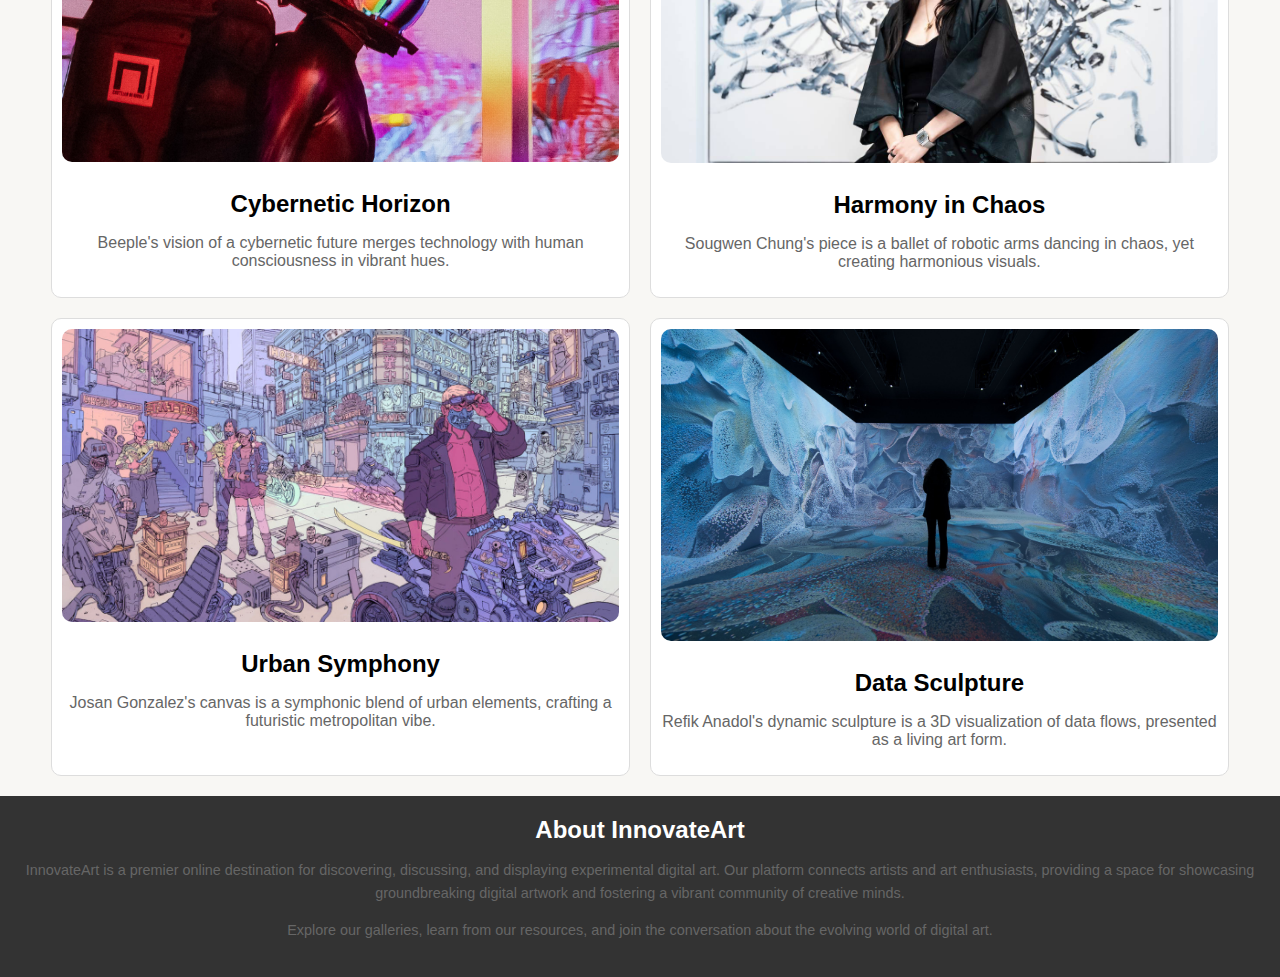
<file: gallery.html>
<!DOCTYPE html>
<html lang="en">
<head>
    <meta charset="UTF-8">
    <meta name="viewport" content="width=device-width, initial-scale=1.0">
    <title>Gallery | InnovateArt</title>
    <link rel="stylesheet" href="styles.css">
</head>

<body>
    <header>
        <nav class="navbar">
            <div class="nav-container">
                <a href="/WebFinal/index.html" class="nav-logo">InnovateArt</a>
                <ul class="nav-menu">
                    <li><a href="/WebFinal/index.html">Featured Art</a></li>
                    <li><a href="/WebFinal/gallery.html">Gallery</a></li>
                    <li><a href="/WebFinal/artists.html">Artists</a></li>
                    <li><a href="/WebFinal/community.html">Community</a></li>
                    <li><a href="/WebFinal/events.html">Events</a></li>
                </ul>
            </div>
        </nav>
        
        
    </header>

    <div class="gallery-header">
            <div class="text-container">
                <h1>Discover the world’s top designers & creatives</h1>
                <p>InnovateArt is the leading destination to find & showcase creative work and home to the world's best design professionals.</p>
            </div>
    
        <div class="search-container">
            <input type="search" placeholder="Search 18 million+ shots..." class="search-box">
            <button class="search-button">Search</button>
        </div>
    </div>

    <div class="gallery">
           
        <div class="card">
            <img src="images/Rafael Gramp.jpg.webp" alt="Echoes of Eternity">
            <h3>Echoes of Eternity</h3>
            <p>A bold exploration of form and color, this piece captures the timeless struggle between light and shadow.</p>
            <div class="card-overlay">
                <a href="artist-profile.html">View Details</a>
            </div>
        </div>
        <div class="card">
            <img src="images/LaTurbo Avedon1.png" alt="Digital Dreamscape">
            <h3>Digital Dreamscape</h3>
            <p>LaTurbo Avedon's virtual environment transcends the boundary between the digital and the real.</p>
            <div class="card-overlay">
                <a href="artist-profile.html">View Details</a>
            </div>
        </div>
        <div class="card">
                <img src="images/course2.jpg" alt="Whispers of the Wind">
            <h3>The Silent Observer</h3>
            <p>Kazuki Takakura's artwork delves into the serene yet haunting presence that observes the passage of time.</p>
            <div class="card-overlay">
                <a href="artist-profile.html">View Details</a>
            </div>
        </div>
        <div class="card">
            <img src="images/Kazuki Takakura .png" alt="Whispers of the Wind">
            <h3>Whispers of the Wind</h3>
            <p>An ethereal representation of nature's whispers captured through delicate digital brushstrokes.</p>
            <div class="card-overlay">
                <a href="artist-profile.html">View Details</a>
            </div>
        </div>
        <div class="card">
            <img src="images/Beeple2.jpeg" alt="Cybernetic Horizon">
            <h3>Cybernetic Horizon</h3>
            <p>Beeple's vision of a cybernetic future merges technology with human consciousness in vibrant hues.</p>
            <div class="card-overlay">
                <a href="artist-profile.html">View Details</a>
            </div>
        </div>
        <div class="card">
            <img src="images/Sougwen Chung.jpg" alt="Harmony in Chaos">
            <h3>Harmony in Chaos</h3>
            <p>Sougwen Chung's piece is a ballet of robotic arms dancing in chaos, yet creating harmonious visuals.</p>
            <div class="card-overlay">
                <a href="artist-profile.html">View Details</a>
            </div>
        </div>
        <div class="card">
            <img src="images/Josan Gonzalez .jpg" alt="Urban Symphony">
            <h3>Urban Symphony</h3>
            <p>Josan Gonzalez's canvas is a symphonic blend of urban elements, crafting a futuristic metropolitan vibe.</p>
            <div class="card-overlay">
                <a href="artist-profile.html">View Details</a>
            </div>
        </div>
        <div class="card">
            <img src="images/Refik Anadol.jpg" alt="Data Sculpture">
            <h3>Data Sculpture</h3>
            <p>Refik Anadol's dynamic sculpture is a 3D visualization of data flows, presented as a living art form.</p>
            <div class="card-overlay">
                <a href="artist-profile.html">View Details</a>
            </div>
        </div>
        

       
    </div>
    <footer>
        <div class="footer-content">
            <h3>About InnovateArt</h3>
            <p>InnovateArt is a premier online destination for discovering, discussing, and displaying experimental digital art. Our platform connects artists and art enthusiasts, providing a space for showcasing groundbreaking digital artwork and fostering a vibrant community of creative minds.</p>
            <p>Explore our galleries, learn from our resources, and join the conversation about the evolving world of digital art.</p>
        </div>
    </footer>


    <!-- Include the rest of the page structure like footer, etc -->
</body>
</html>
</file>
<file: styles.css>
body {
    margin: 0;
    font-family: 'Poppins', sans-serif;
    background-color: rgb(248, 247, 244); 
    box-sizing: border-box;
}
/* events */
.events-section {
    padding: 40px;
    max-width: 92%;
    margin: 0 auto;
}
.event-cards-container {
    display: grid;
    grid-template-columns: repeat(auto-fit, minmax(500px, 1fr));
    gap: 20px;
}

.event-card {
    display: flex;
    align-items: stretch;  
    background: #f9f9f9;
    border-radius: 15px;
    box-shadow: 0 4px 8px rgba(0, 0, 0, 0.1);
    overflow: hidden;
    height: 300px;  
}

.event-content {
    padding: 20px;
    display: flex;
    flex-direction: column;
    justify-content: center;
    flex: 1;
}

.event-image {
    flex-basis: 50%;
    display: flex;
    align-items: center;
    margin: 10px;
    justify-content: center;
}

.event-image img {
    max-width: 100%;
    max-height: 100%;
    object-fit: cover;  
    border-radius: 0 15px 15px 0;  
}

h3 {
    font-size: 1.5em;
    margin-bottom: 0.5em;
}

p {
    font-size: 1em;
    color: #666;
}









/* community */
.courses-section {
    text-align: center;
    padding: 40px;
}

.course-container {
    display: grid;
    grid-template-columns: repeat(auto-fit, minmax(300px, 1fr));
    gap: 20px;
    padding: 20px;
}

.course-card {
    border-radius: 20px;
    overflow: hidden;
    box-shadow: 0 4px 8px rgba(0, 0, 0, 0.1);
    background: white;
    transition: transform 0.3s ease;
}

.course-card:hover {
    transform: translateY(-5px);
}

.course-image {
    width: 100%;
    height: 60%;
    display: block;
}

.course-name {
    font-size: 1.5em;
    margin: 16px ;
}

.course-description {
    font-size: 1em;
    color: #666;
    padding: 0 16px 0px;
}
.support-section {
    text-align: center;
    padding: 40px 20px;
}

.support-section h2 {

    font-size: 3em;
    margin-bottom: 1em;
}

.support-section p {
    font-size: 1.5em;
    font-weight: lighter; /* Bold for emphasis */
    margin-bottom: 1em;
}
.support-areas {
    display: grid;
    grid-template-columns: repeat(auto-fit, minmax(400px, 1fr));
    gap: 20px;
    padding: 20px;
    /* margin-top: 90px; */
}
.support-text-container {
    margin: 0 auto; /* Centers the container */
    width: 60%; /* Sets the width of the container to 50% */
}
.support-card {
    background: white;
    border-radius: 15px;
    box-shadow: 0 4px 8px rgba(0, 0, 0, 0.1);
    overflow: hidden;
    transition: box-shadow 0.3s ease;
}

.support-card:hover {
    box-shadow: 0 6px 12px rgba(0, 0, 0, 0.15);
}

.support-image {
    width: 100%;
    height: 65%;
    display: block;
    border-radius: 15px 15px 0 0;
}

.support-card h3 {
    font-size: 1.5em;
    margin: 10px;
}

.support-card p {
    font-size: 1em;
    color: #666;
    padding: 0 16px 16px; /* Adjusted bottom padding */
    margin-bottom: 0; /* Remove default margin */
}


/* artist */
.artist-gallery {
    display: grid;
    width: 92%;
    margin: 0 auto;
    grid-template-columns: repeat(auto-fill, minmax(500px, 1fr));
    gap: 20px;
    padding: 20px;
}


.artist-card:hover {
    transform: translateY(-5px);
    box-shadow: 0 8px 12px rgba(0, 0, 0, 0.2);
}

.artist-card {
    position: relative;
    border-radius: 15px;
    overflow: hidden;
    cursor: pointer;
    transition: transform 0.3s ease, box-shadow 0.3s ease;
    box-shadow: 0 4px 6px rgba(0, 0, 0, 0.1);
    display: flex;
    flex-direction: column;
    justify-content: flex-end; /* Align the card info to the bottom */
}

.card-image {
    position: relative;
    flex-grow: 1; /* Allow the image container to fill the available space */
}

.artist-avatar {
    width: 100%;
    height: 100%; /* Make the image take up all the available height */
    object-fit: cover; /* Cover the area without changing aspect ratio */
    border-radius: 15px; /* Round the corners */
}

.card-info {
    position: absolute;
    bottom: 0;
    left: 0;
    width: 100%;
    background: rgba(0, 0, 0, 0.7); /* Semi-transparent overlay for text readability */
    color: white;
    text-align: center;
    border-radius: 0 0 15px 15px; /* Only round the bottom corners */
    padding: 10px; /* Padding inside the card info */
    z-index: 2; /* Ensure the info appears above the image */
}

.card-info {
    position: absolute;
    bottom: 0;
    left: 0;
    width: 100%;
    padding: 10px;
    background: rgba(0, 0, 0, 0.7);
    color: white;
    text-align: center;
    border-radius: 0 0 15px 15px;
}

.artist-name {
    font-weight: bold;
    font-size: 1.2em;
    margin: 10px 0;
}

.artist-title {
    font-size: 1em;
}

.card-tags {
    display: flex;
    justify-content: center;
    gap: 10px;
    flex-wrap: wrap;
    margin: 10px 0;
}

.tag {
    background-color: #030303;
    padding: 5px 15px;
    border-radius: 15px;
    font-size: 0.8em;
    display: inline-block;
}

.card-overlay {
    position: absolute;
    top: 0;
    left: 0;
    right: 0;
    bottom: 0;
    background: rgba(255, 255, 255, 0.9);
    opacity: 0;
    transition: opacity 0.3s ease;
    display: flex;
    flex-direction: column;
    align-items: center;
    justify-content: center;
    text-align: center;
}

.artist-card:hover .card-overlay {
    opacity: 1;
}

.view-work {
    padding: 10px 20px;
    background-color: #000;
    color: #fff;
    text-decoration: none;
    border-radius: 15px;
    transition: background-color 0.3s ease;
}

.view-work:hover {
    background-color: #555;
}



/* .artist-profile  */
.artist-profile {
    text-align: center;
    padding: 20px;
}

.profile-header {
    margin-bottom: 40px;
}

.profile-avatar {
    width: 150px;  
    height: 150px;  
    border-radius: 50%;
    margin-bottom: 20px;
}

.profile-header h1 {
    font-size: 2.5em;
    margin-bottom: 10px;
}

.profile-header p {
    font-size: 1.2em;
    color: #666;
}

.profile-body {
    margin-top: 40px;
}

.artwork-gallery {
    display: grid;
    grid-template-columns: repeat(auto-fill, minmax(400px, 1fr));
    gap: 20px;
}

.artwork-card {
    border: 1px solid #ddd;
    border-radius: 10px;
    overflow: hidden;
}

.artwork-card img {
    width: 100%;
    display: block;
}

.artwork-card h3 {
    font-size: 1.5em;
    margin: 10px 0;
}

.artwork-card p {
    font-size: 1em;
    color: #555;
    padding: 0 10px 20px;
}

 


/* nav */

.navbar {
    position: fixed;
    top: 0;
    left: 0;
    width: 100%;
    z-index: 10;  
    
    background-color: rgb(248, 247, 244);
     font-size: 16px;
}

.nav-container {
    width: 92%;
    /* max-width: 1200px; */
    margin: 0 auto;
    padding: 10px 0;
    display: flex;
    justify-content: space-between;
    align-items: center;
}

.nav-logo {
    font-weight: bold;
    color: black;
    text-decoration: none;
    font-size: 1.5em;
}

.nav-menu {
    list-style: none;
    display: flex;
    margin: 0;
    padding: 0;
}

.nav-menu li {
    padding: 0 15px;
}

.nav-menu li a {
    text-decoration: none;
    color: black;
    transition: color 0.3s;
    font-weight: bold;
}

.nav-menu li a:hover {
    color: #ea4c89;  
}


/* hero page */
.hero {    
    position: relative;
    margin: 0 auto;  
    width: 92%;  
    height: 800px;  
    overflow: hidden;
    margin-top: 90px;  
    border-radius: 15px;  

}

.hero-content {
    position: absolute;
    top: 50%;
    left: 50%;
    transform: translate(-50%, -50%);
    text-align: center;
    color: white;
    z-index: 2; /* Ensures the text appears above the background image */
}

.hero-content h1 {
    font-size: 3em;

    margin-bottom: 1.5em;
    font-weight: bold;
}

.hero-content p {
    font-size: 1.5em;
    color: #fff;
    font-weight: lighter;

    margin-bottom: 2.5em;
}

.hero-button {
    display: inline-block;
    padding: 10px 20px;
    background-color: #000;  
    color: #fff;  
    text-decoration: none;
    font-weight: bold;
    border-radius: 5px;  
    transition: background-color 0.3s ease;  
}

.hero-button:hover {
    background-color: #555;  
}

.hero-image {
    position: absolute;
    width: 100%;
    height: 100%;
    background-size: cover;
    background-position: center;
    transition: opacity 0.5s ease;
    border-radius: 15px;  

    opacity: 0;
    z-index: 1;  
}

.hero-image.active {
    opacity: 1;
}

.section-title {
    text-align: center;
    margin: 50px auto 10px; 
}
  
  .section-title h2 {
    font-size: 2em;  
    color: black;  
    font-weight: lighter;  
    margin: 0;  
  }

/* gallery */
.gallery {
    display: grid;
    width: 92%;
    margin: 0 auto; /* Centers the hero section */
    grid-template-columns: repeat(auto-fill, minmax(400px, 1fr));
    gap: 20px;
    padding: 20px;

}

.card {
    position: relative;
    background-color: #fff;
    border: 1px solid #ddd;
    padding: 10px;
    border-radius: 10px;  

    text-align: center;
}
.card img {
    width: 100%;
    height: auto;
    border-radius: 10px;  

    transition: transform 0.3s ease;
}

.card:hover img {
    transform: scale(1.05);
}

.card-overlay {
    position: absolute;
    top: 0;
    left: 0;
    right: 0;
    bottom: 0;
    background: rgba(0, 0, 0, 0.5);  
    color: white;
    display: flex;
    align-items: center;
    justify-content: center;
    opacity: 0;
    border-radius: 10px;  

    transition: opacity 0.3s ease;
}

.card-overlay a {
    text-decoration: none;
    color: white;
    font-weight: bold;
}

.card:hover .card-overlay {
    opacity: 1;
}
footer {
    background-color: #333;
    color: white;
    padding: 20px;
    text-align: center;
}

.footer-content h3 {
    margin-top: 0;
}

.footer-content p {
    font-size: 0.9em;
    line-height: 1.6;
}


.search-container {
    display: flex;
    justify-content: center;
    gap: 20px;  

    margin-bottom: 20px; 
}

.search-box {
    padding: 15px;
    font-size: 1em;
    border: 2px solid #ddd;  
    border-radius: 25px;  
    border-right: none;  
    outline: none;  
    width: 50%;  
}

.search-button {
    padding: 15px 20px;
    border: 2px solid #ddd;  
    background-color: #fff; 
    border-radius: 25px ; 
    cursor: pointer;  
    outline: none;  
}

.search-button:hover {
    background-color: #f3f3f3;  
}


.gallery-header {
    margin-top: 100px;  

    text-align: center;  
}
.text-container {
    margin: 0 auto;  
    width: 50%; 
}

.gallery-header h1 {
    font-size: 3em;  
    margin-bottom: 1em;  
    font-weight: bold;
}

.gallery-header p {
    font-size: 1.5em;  
    margin-bottom: 2em;  
    font-weight: lighter;

}

 

@media screen and (max-width: 600px) {
    .hero-content h1 {
        font-size: 1.5em;  
    }

    .hero-content p {
        font-size: 0.8em;  
    }

    .hero-button {
        font-size: 0.9em;  
    }
    .nav-container {
        flex-direction: column;
    }

    .nav-menu {
        flex-direction: column;
        width: 100%;
    }

    .nav-menu li {
        text-align: center;
        padding: 10px 0;
    }

    .search-box, .search-button {
        font-size: .8em;  
        padding: 10px;  
    }

    .search-container {
        flex-direction: column;
        align-items: center;
        gap: 0;  
    }

    .search-box {
        border-radius: 25px; 
        width: 80%;  
        margin-bottom: 10px;  
    }

    .search-button {
        border-radius: 25px;  
        width: 30%;  
    }

    .gallery-header h1 {
        font-size: 2em;  
        margin-bottom: 1em;  
        font-weight: bold;
    }
    
    .gallery-header p {
        font-size: 1em;  
        margin-bottom: 2em;  
        font-weight: lighter;
    
    }
    .gallery-header {
        margin-top: 250px; 
        text-align: center;  
    }

    .event-cards-container {
        grid-template-columns: 1fr;
    }

    .event-card {
        flex-direction: column;
    }

    .event-image img {
        border-radius: 15px;  
    }
    .support-areas {
        grid-template-columns: 1fr;
    }
}
</file>
